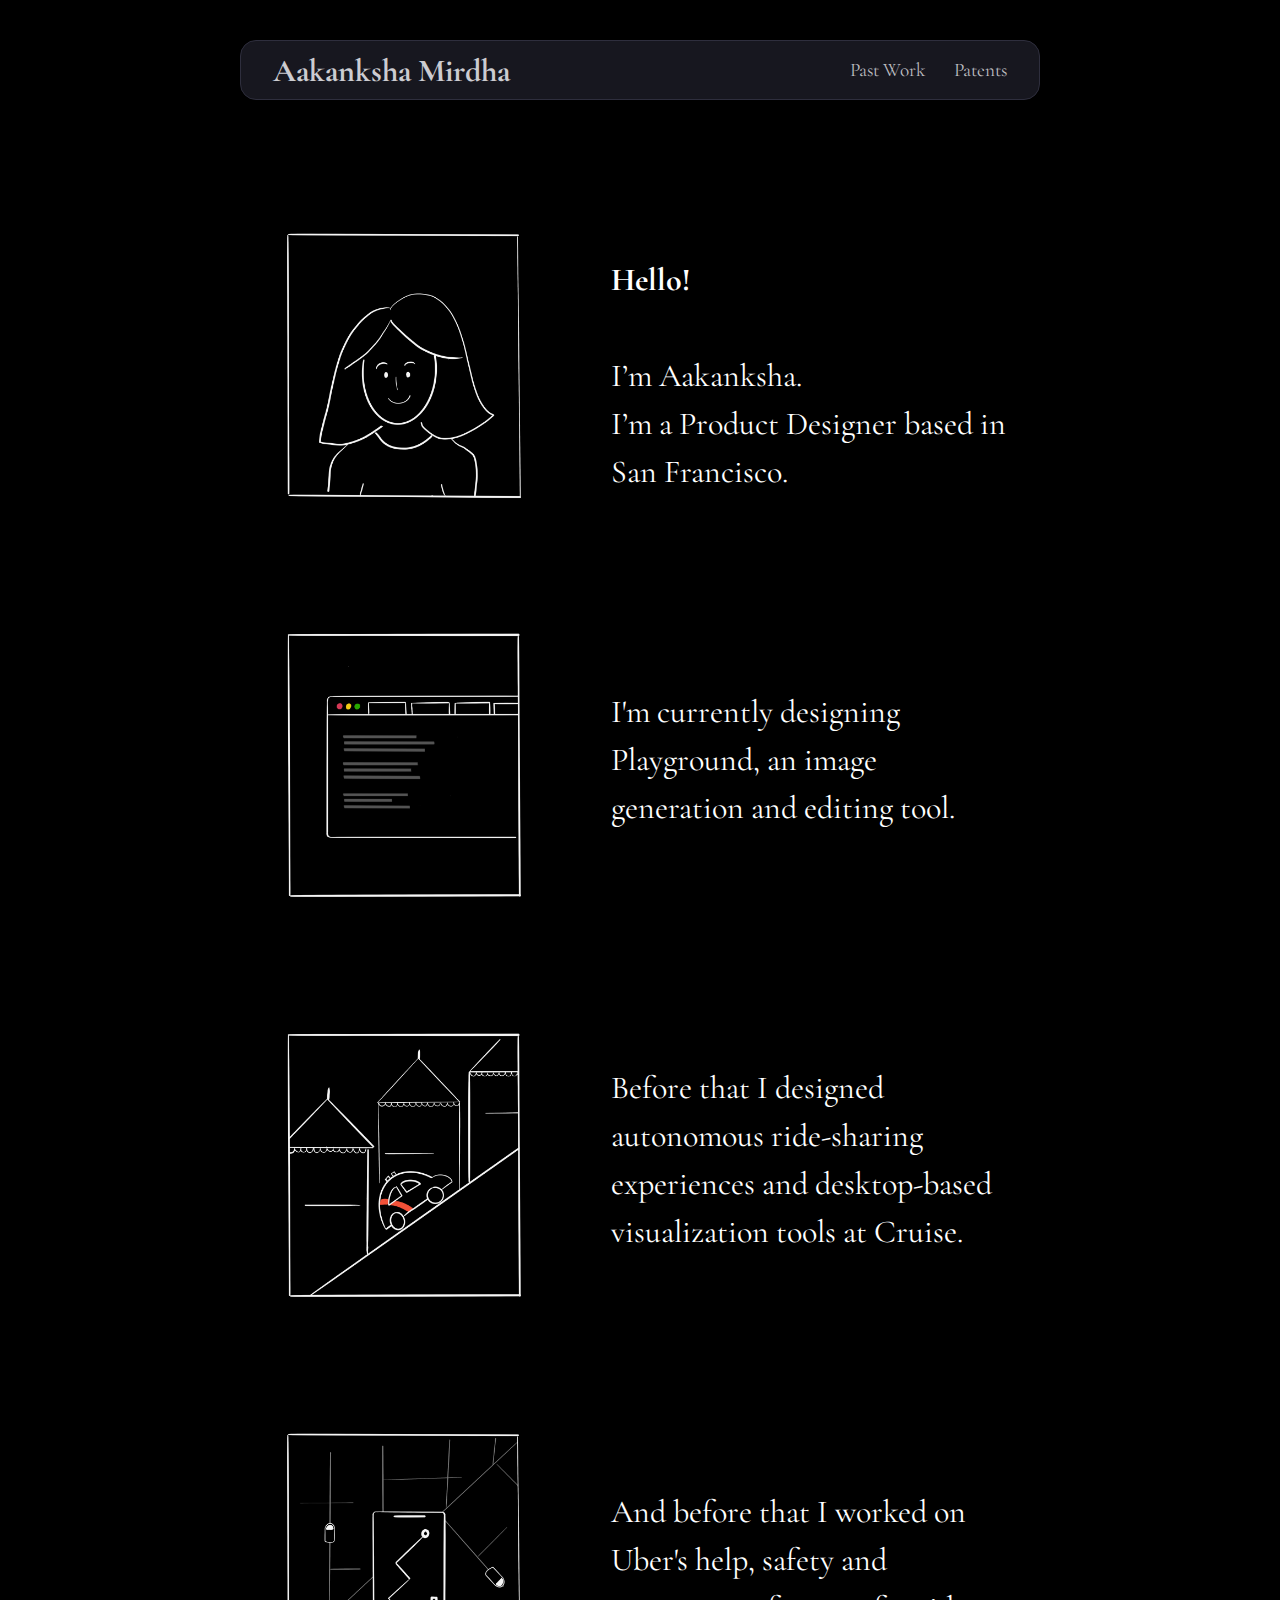
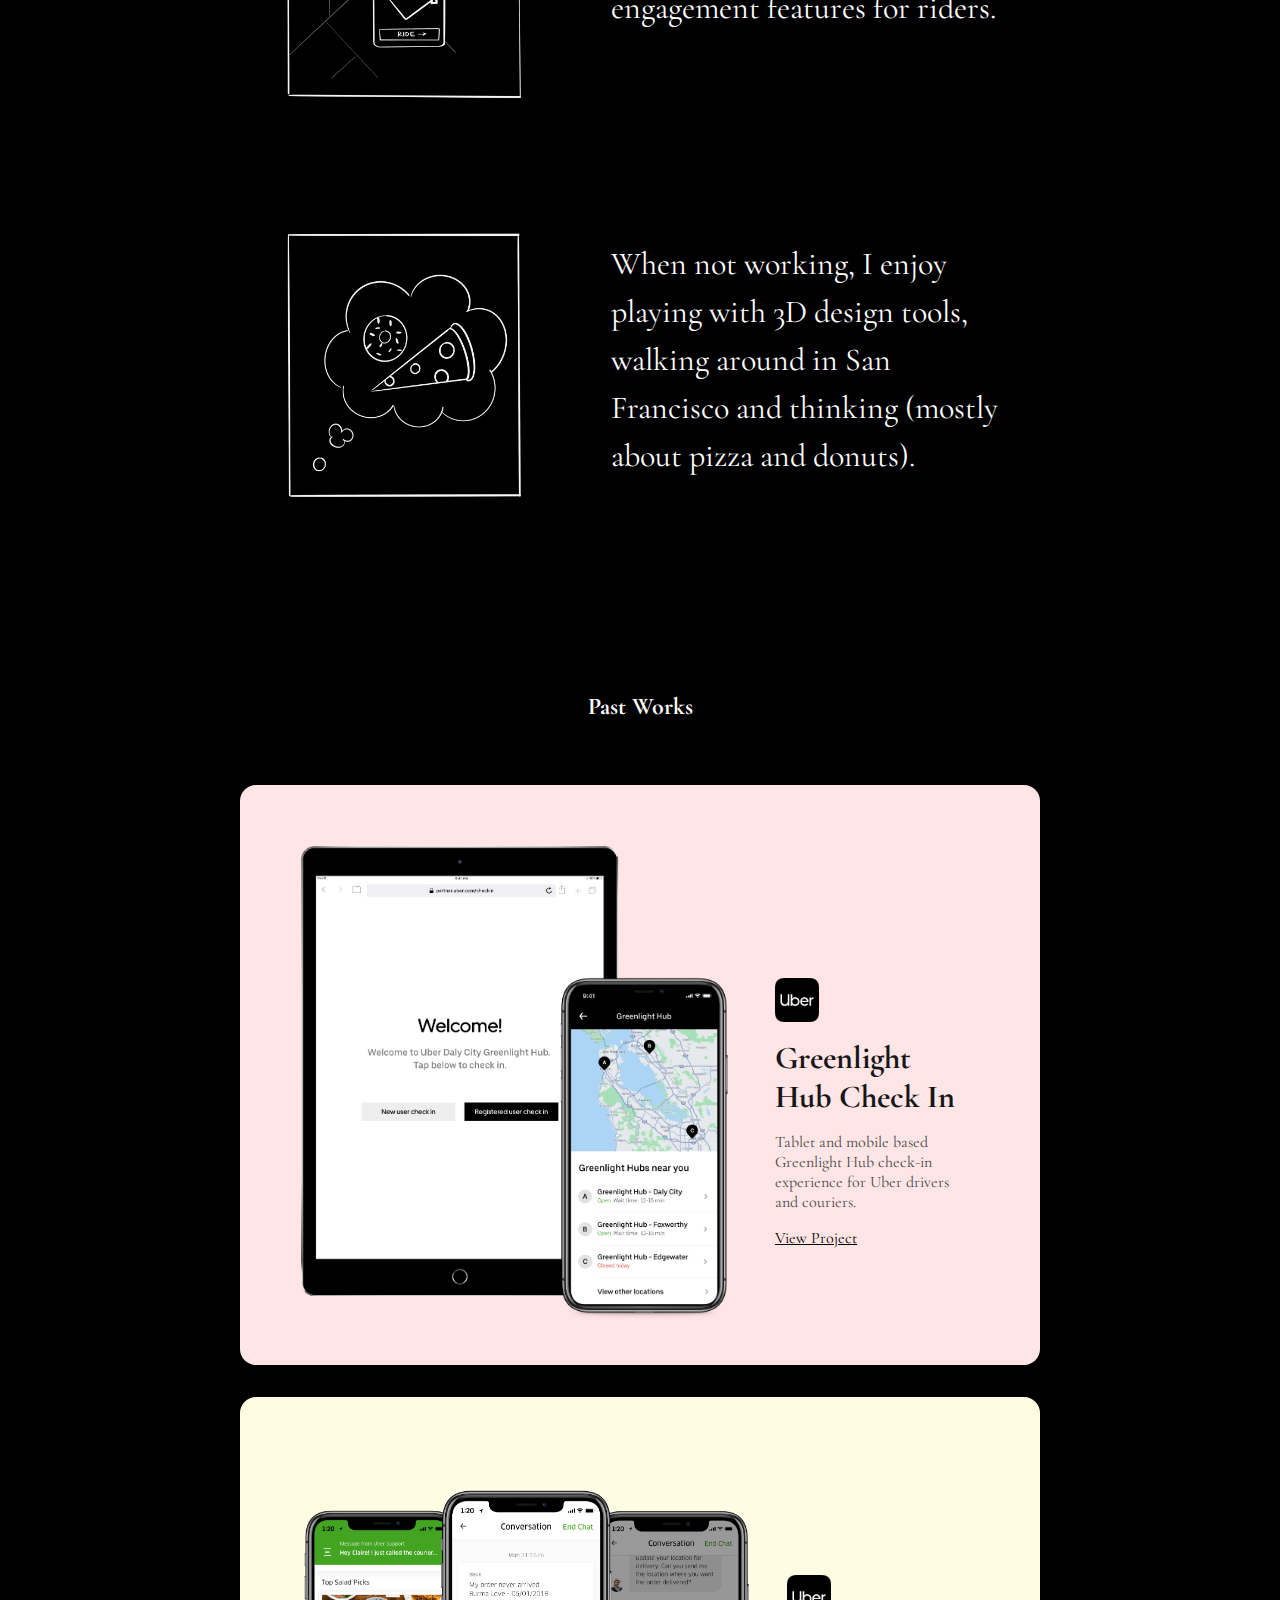
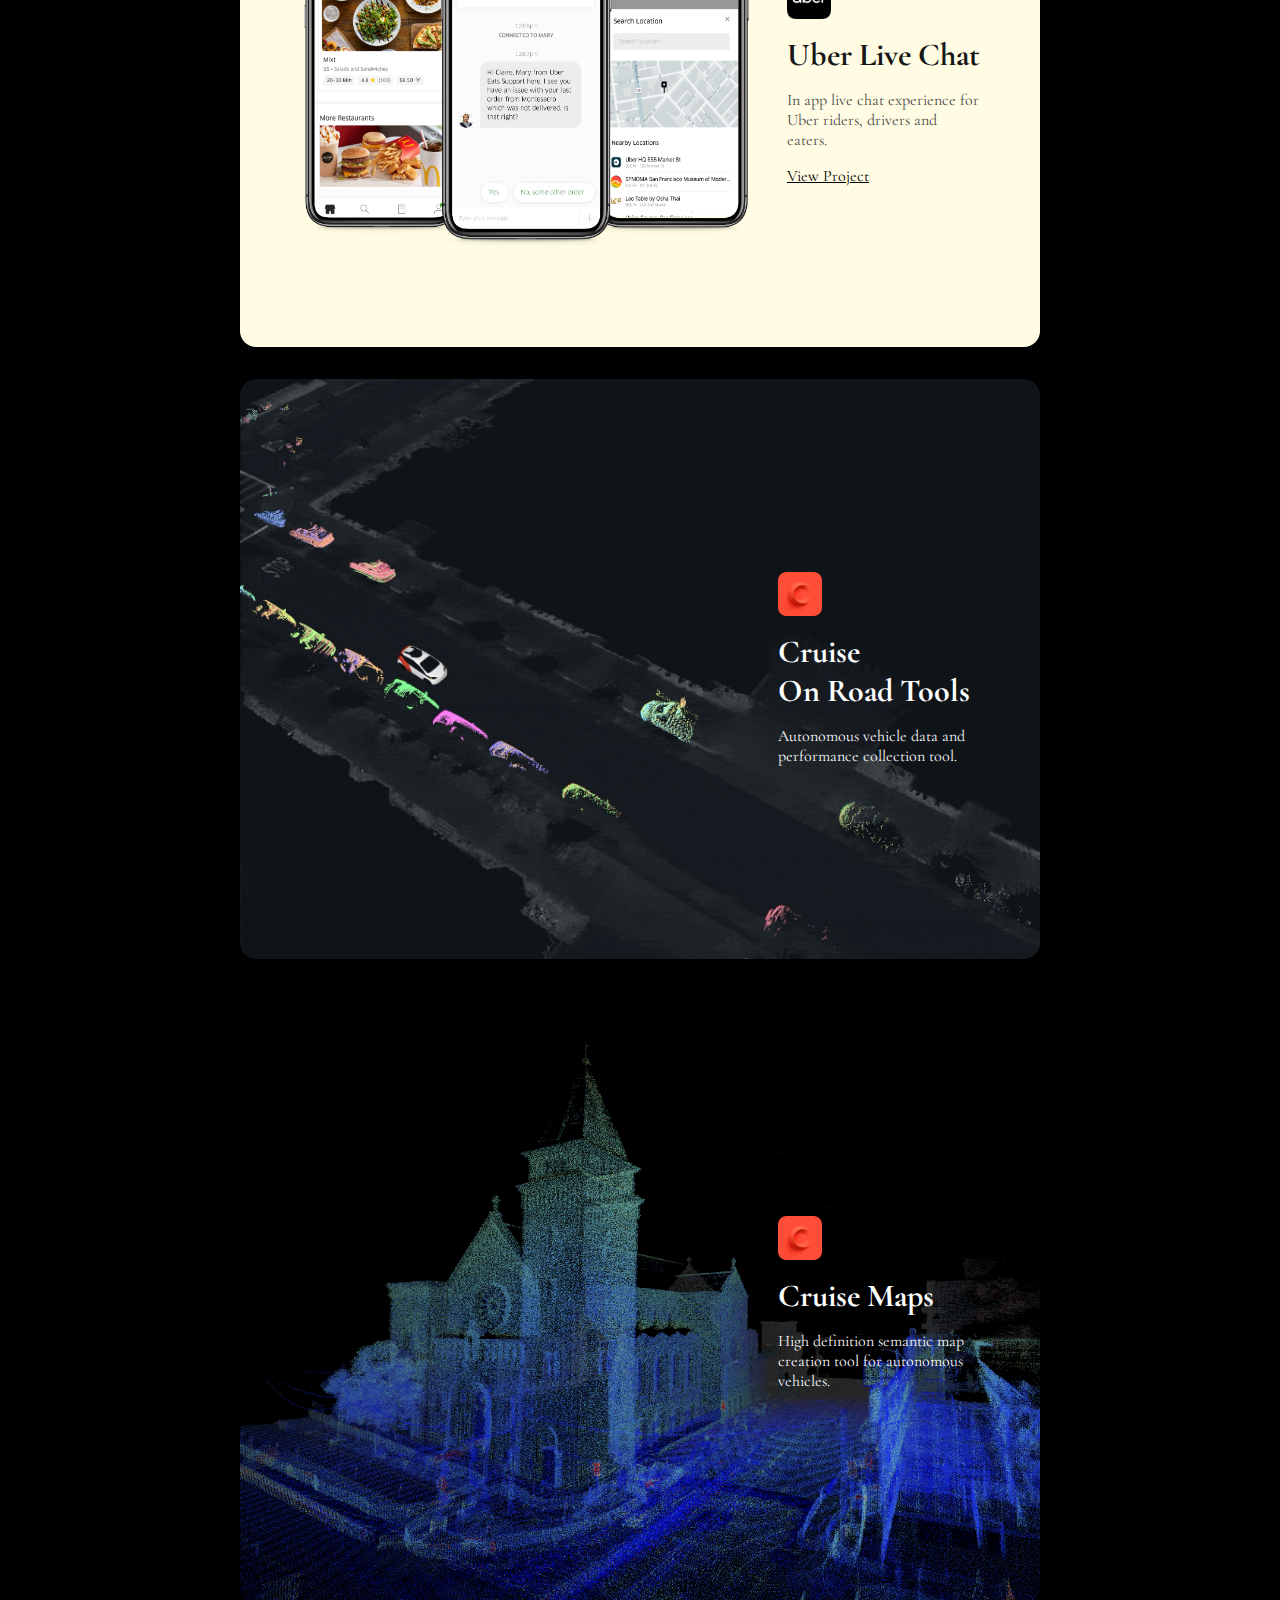
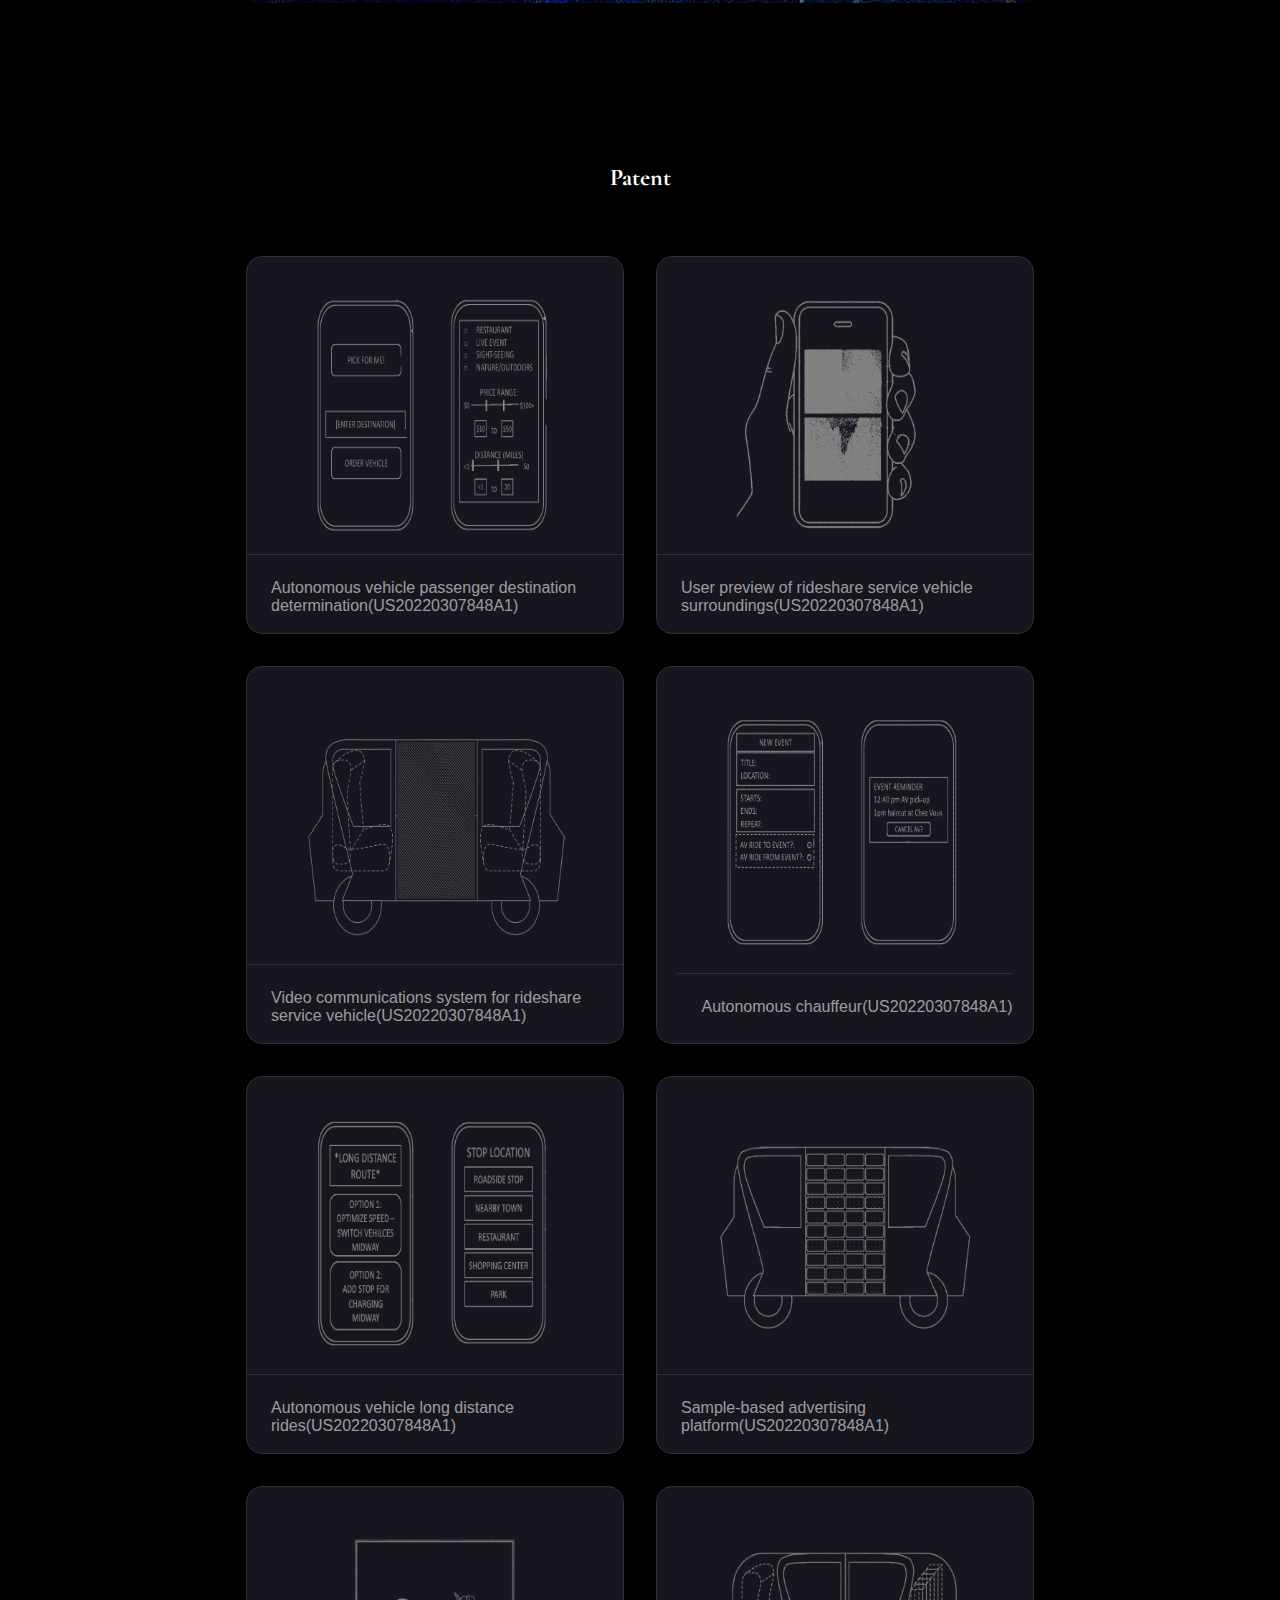
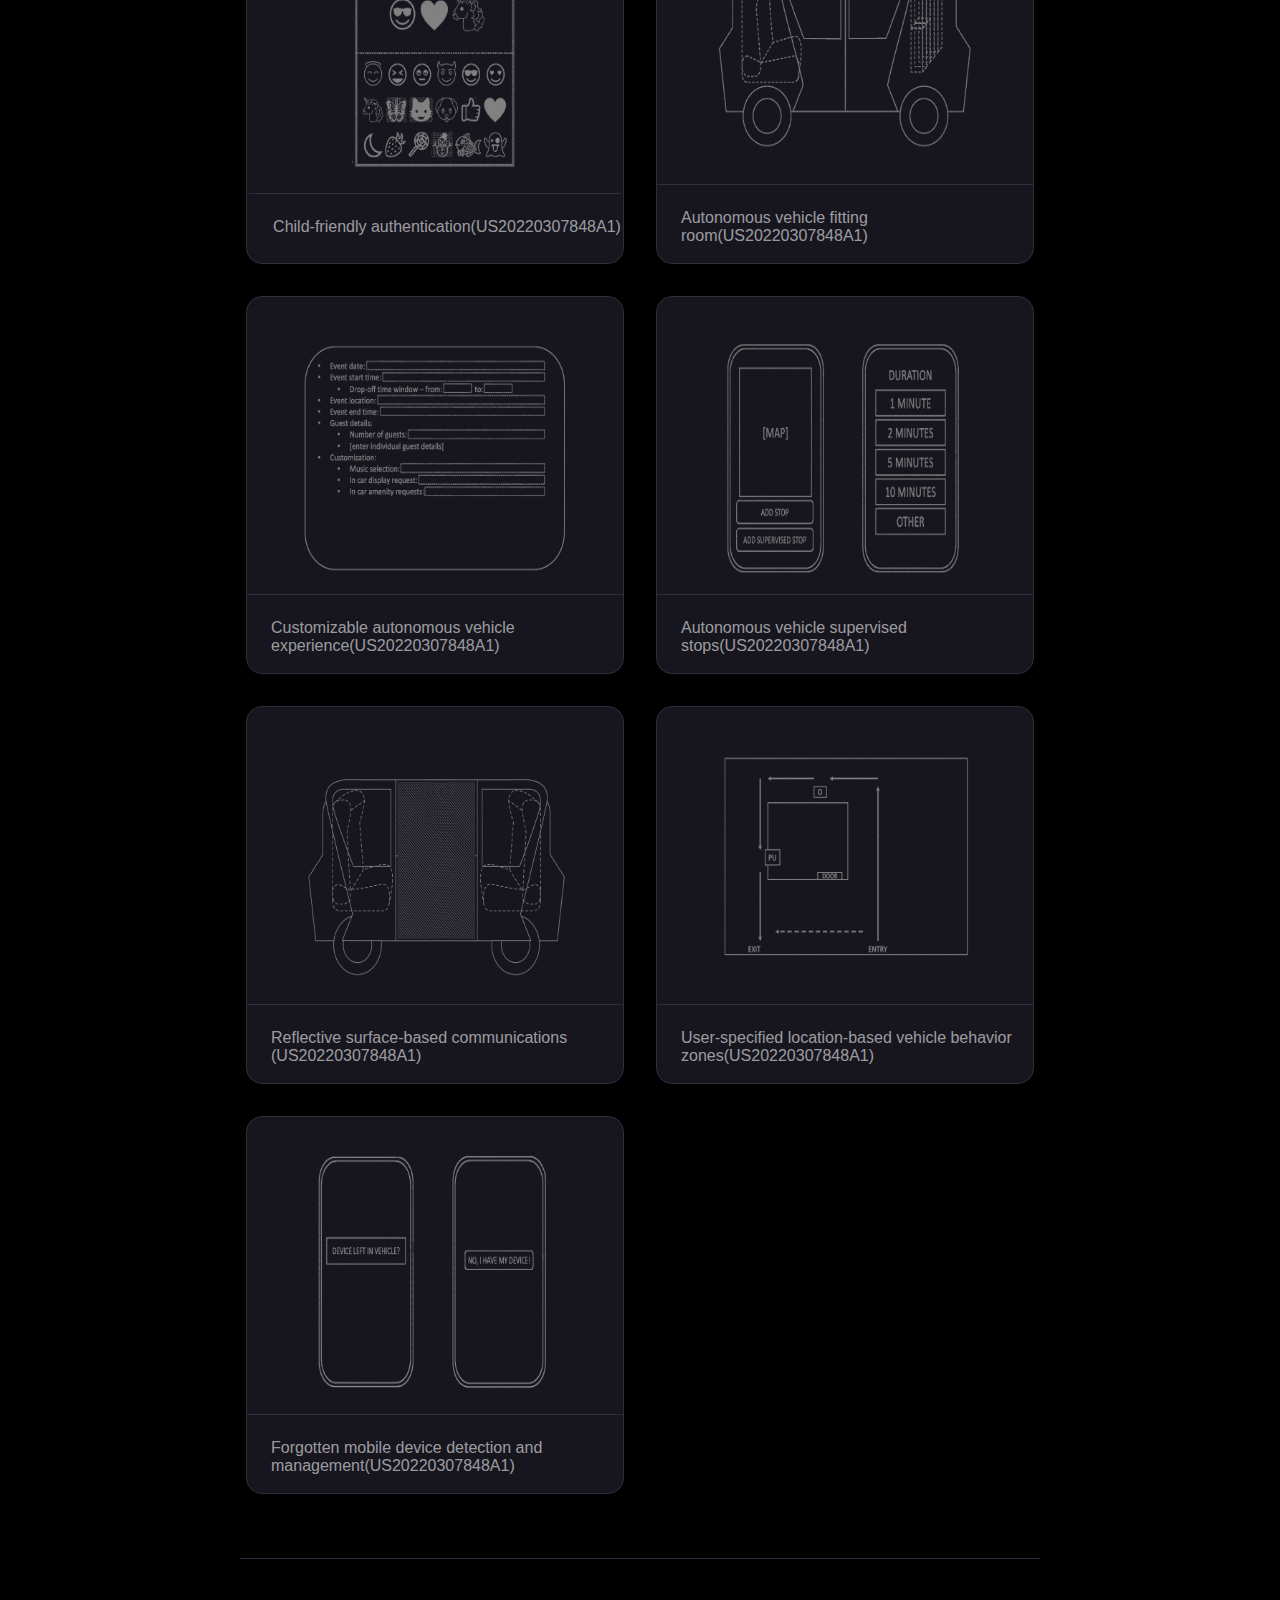
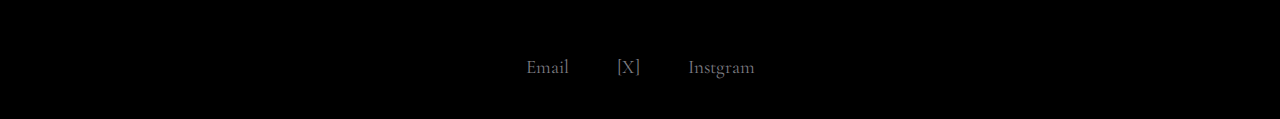
<file: Aakanksha Mirdha/index.html>
<!DOCTYPE html>
<html lang="en">
<head>
    <meta charset="UTF-8">
    <meta http-equiv="X-UA-Compatible" content="IE=edge">
    <meta name="viewport" content="width=device-width, initial-scale=1.0">
    <title>Aakanksha Mirdha</title>
    <link rel="stylesheet" href="style.css">
</head>
<body>
    <header>
            <nav class="nav-container">
                <h1>Aakanksha Mirdha</h1>
                <div class="link-group">
                 <a href="#work">Past Work</a>
                 <a href="#patents">Patents</a>
                </div>
             </nav>
    </header>

    <section  class="section">
        <div class="hero-section">
            <img src="assets/asset 0.png" class="image" alt="profile">
            <div class="text-content">
                <h3 class="hello-text">Hello!</h3>
                <p>
                   <span class="imaakanksha">I’m Aakanksha.</span>
                    
                    I’m a Product Designer based in San Francisco.
                </p>
            </div>
        </div>
       
       
    </section>
    <section class="section">
        <div class="hero-section">
            <img src="assets/asset 1.png"  class="image" alt="">
        <p class="text-content">
            I'm currently designing Playground, an image generation and editing tool.
        </p>
        </div>
    </section>
    <section class="section">
        <div class="hero-section">
            <img src="assets/asset 2.png"  class="image" alt="">
        <p class="text-content">
            Before that I designed autonomous ride-sharing experiences and desktop-based visualization tools at Cruise.
        </p>
        </div>
    </section>

    <section class="section">
        <div class="hero-section">
            <img src="assets/asset 3.png"  class="image" alt="">
        <p class="text-content">
            And before that I worked on Uber's help, safety and engagement features for riders.
        </p>
        </div>
    </section>
    <section class="section margin-bottom">
        <div class="hero-section">
            <img src="assets/asset 4.png"  class="image" alt="">
        <p class="text-content">
            When not working, I enjoy playing with 3D design tools, walking around in San Francisco and thinking (mostly about pizza and donuts).
        </p>
        </div>
    </section>
<!-- Past Works section -->
    <section id="#work" class="past-work">
       <h2 class="work-title">Past Works</h2>
        <div class="image-container">
            <img src="assets/asset 5.png" class="img-1" alt="uber">
            <div class="img-text-content">
                <img src="assets/asset 6.png" class="img-logo" alt="uber-logo">
                <h2 class="img-title">Greenlight Hub Check In</h2>
                <p class="img-desc">
                    Tablet and mobile based Greenlight Hub check-in experience for Uber drivers and couriers.
                </p>
                <a href="#viewproject" class="view-anchor">View Project</a>
            </div>
        </div>
    </section>

    <section class="past-work">
       
         <div class="image-container-2">
             <img src="assets/asset 7.png" class="img-2" alt="uber">
             <div class="img-text-content">
                 <img src="assets/asset 6.png" class="img-logo" alt="uber-logo">
                 <h2 class="img2-title">Uber Live Chat</h2>
                 <p class="img2-desc">
                    In app live chat experience for Uber riders, drivers and eaters.
                 </p>
                 <a href="#viewproject" class="view-anchor">View Project</a>
             </div>
         </div>
     </section>

     <section  class="past-work">
         <div class="image-container-3">
             <!-- <img src="assets/asset 22.gif" class="img-1" alt="uber"> -->
             <div class="img3-text-content">
                 <img src="assets/asset 9.png" class="img-logo-3" alt="cruise-logo">
                 <h2 class="img3-title"> <span class="cruiseText" >Cruise</span> On Road Tools</h2>
                 <p class="img3-desc">
                    Autonomous vehicle data and performance collection tool.
                 </p>
                
             </div>
         </div>
     </section>

     <section  class="past-work">
        <div class="image-container-4">
            <div class="img3-text-content">
                <img src="assets/asset 9.png" class="img-logo-3" alt="cruise-logo">
                <h2 class="img3-title">Cruise Maps</h2>
                <p class="img3-desc">
                    High definition semantic map creation tool for autonomous vehicles.
                </p>
               
            </div>
        </div>
    </section>

    <!-- Patent Section -->
    <section  id="patents" class="patent">
        <h2 class="patent-title">Patent</h2>
        <div class="patent-grid">
            <div class="card">
                <img src="assets/asset 10.png"  class="grid-img" alt="">
                <p class="card-desc">
                    Autonomous vehicle passenger destination determination(US20220307848A1)
                </p>
            </div>
            <div class="card">
                <img src="assets/asset 11.png"  class="grid-img" alt="">
                <p class="card-desc">
                    User preview of rideshare service vehicle surroundings(US20220307848A1)
                </p>
            </div>
            <div class="card">
                <img src="assets/asset 12.png"  class="grid-img" alt="">
                <p class="card-desc">
                    Video communications system for rideshare service vehicle(US20220307848A1)
                </p>
            </div>
            <div class="card">
                <img src="assets/asset 13.png"  class="grid-img" alt="">
                <p class="card-desc">
                    Autonomous chauffeur(US20220307848A1)
                </p>
            </div>
            <div class="card">
                <img src="assets/asset 14.png"  class="grid-img" alt="">
                <p class="card-desc">
                    Autonomous vehicle long distance rides(US20220307848A1)
                </p>
            </div>
            <div class="card">
                <img src="assets/asset 15.png"  class="grid-img" alt="">
                <p class="card-desc">
                    Sample-based advertising platform(US20220307848A1)
                </p>
            </div>
            <div class="card">
                <img src="assets/asset 16.png"  class="grid-img" alt="">
                <p class="card-desc">
                   Child-friendly authentication(US20220307848A1)
                </p>
            </div>
            <div class="card">
                <img src="assets/asset 17.png"  class="grid-img" alt="">
                <p class="card-desc">
                    Autonomous vehicle fitting room(US20220307848A1)
                </p>
            </div>
            <div class="card">
                <img src="assets/asset 18.png"  class="grid-img" alt="">
                <p class="card-desc">
                    Customizable autonomous vehicle experience(US20220307848A1)
                </p>
            </div>
            <div class="card">
                <img src="assets/asset 19.png"  class="grid-img" alt="">
                <p class="card-desc">
                    Autonomous vehicle supervised stops(US20220307848A1)
                </p>
            </div>
            <div class="card">
                <img src="assets/asset 12.png"  class="grid-img" alt="">
                <p class="card-desc">
                    Reflective surface-based communications (US20220307848A1)
                </p>
            </div>
            <div class="card">
                <img src="assets/asset 20.png"  class="grid-img" alt="">
                <p class="card-desc">
                    User-specified location-based vehicle behavior zones(US20220307848A1)
                </p>
            </div>
            <div class="card">
                <img src="assets/asset 21.png"  class="grid-img" alt="">
                <p class="card-desc">
                    Forgotten mobile device detection and management(US20220307848A1)
                </p>
            </div>
            
            
        </div>
    </section>

    <footer class="footer">
        <div class="divider"></div>
        <div class="footer-links">
            <p class="links">Email</p>
            <p class="links">[X]</p>
            <p class="links">Instgram</p>
        </div>
    </footer>
</body>
</html>
</file>
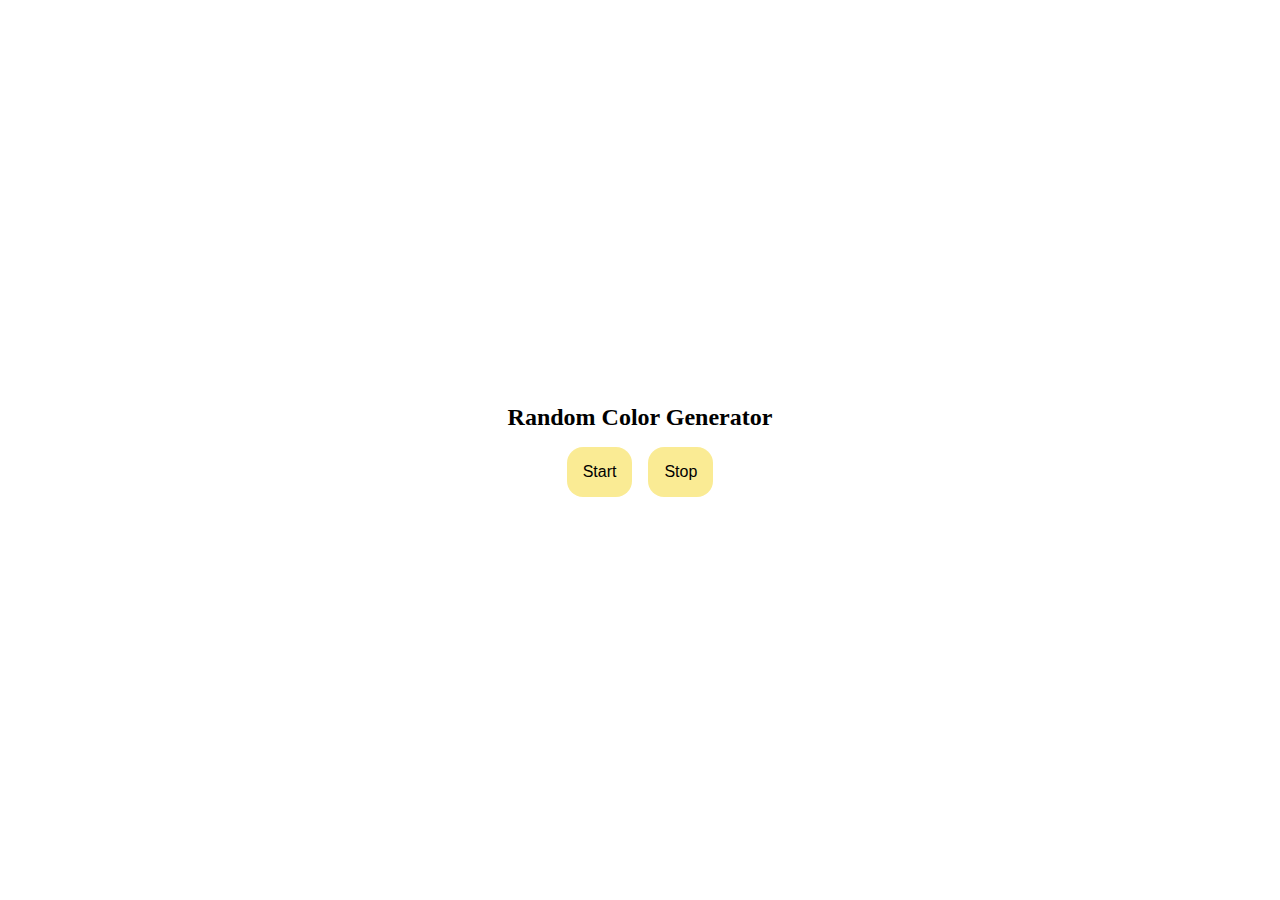
<file: Random color generator/index.html>
<!DOCTYPE html>
<html lang="en">
<head>
    <meta charset="UTF-8">
    <meta http-equiv="X-UA-Compatible" content="IE=edge">
    <meta name="viewport" content="width=device-width, initial-scale=1.0">
    <title>Random Color Generator</title>
    <style>
        *{
            margin: 0;
            padding: 0;
            box-sizing: border-box;
        }
        .container{
            height: 100vh;
            display: flex;
            justify-content: center;
            align-items: center;
            flex-direction: column;
            gap: 1rem;
    
        }
        .button-group{
            display: flex;
            justify-content: center;
            align-items: center;
            gap: 1rem;
        }
        .btn{
            padding: 1rem 1rem;
            font-size: 1rem;
            background-color: rgba(248, 229, 118, 0.785);
            border-radius: 1rem;
            border-style: none;
        }
    </style>
</head>
<body>
    <div class="container">
        <h2>Random Color Generator</h2>
        <div class="button-group">
            <button class="btn" id="start">Start</button>
            <button class="btn" id="stop">Stop</button>
        </div>
    </div>
</body>
<script>
    function randomColor(){
    const hex='0123456789abcdef'
    let color='#'
    for (let i = 0; i < 6; i++) {
        color+=hex[Math.floor(Math.random()*16)];   
    }
    return color;
    }

    let IntervalId;
    function startChangingColor(){
        if(!IntervalId){
    IntervalId=setInterval(function changeBgColor(){
        document.body.style.backgroundColor=randomColor();
    },1000)
    }
    }
    function stopChangingColor(){
        clearInterval(IntervalId)
        IntervalId=null
    }
document.querySelector('#start').addEventListener('click',startChangingColor)
document.querySelector('#stop').addEventListener('click',stopChangingColor)
</script>
</html>
</file>
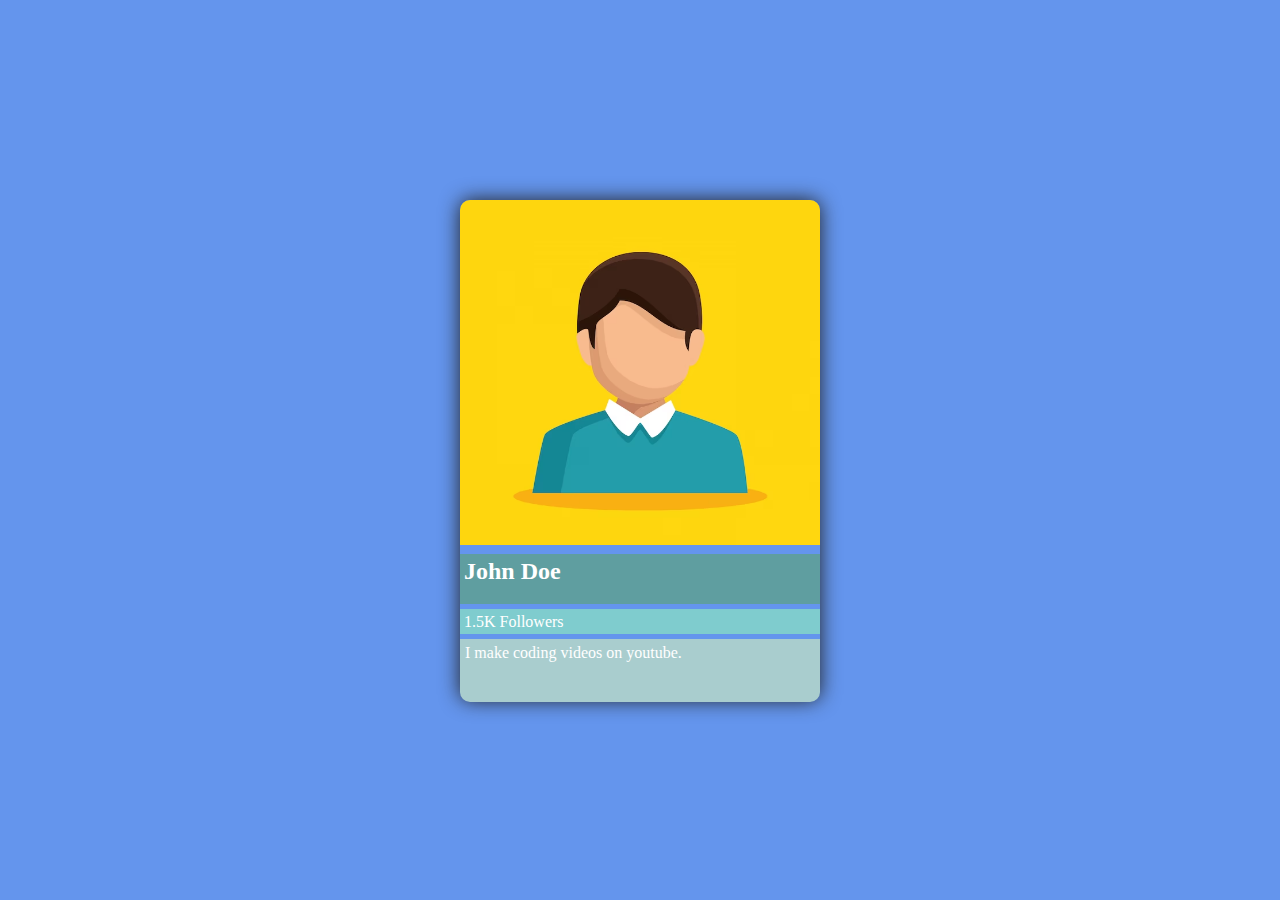
<file: Handling_Github-api/fetch_asyn_await.html>
<!DOCTYPE html>
<html lang="en">
<head>
    <meta charset="UTF-8">
    <meta http-equiv="X-UA-Compatible" content="IE=edge">
    <meta name="viewport" content="width=device-width, initial-scale=1.0">
    <title>Handling Github API</title>
    
    <style>
        *{
            margin: 0;
            padding: 0;
            box-sizing: border-box;
        }
        .container{
            height: 100vh;
            width: 100vw;
            min-height: 600px;
            background-color: cornflowerblue;
            display: flex;
            flex-direction: column;
            justify-content: center;
            align-items: center;
           
           
        }
        .card{
            height:500px;
            width:360px;
            box-shadow: 0px 0px 20px #212121;
            color: #fff;
            border-radius: 10px;
        }
        .img{
            height: 345px;
            width: 100%;
              border-top-left-radius: 10px;
              border-top-right-radius: 10px;
        }
        .name-box{
            height: 10%;
            width: 100%;
            background-color: cadetblue;
            margin-bottom: 5px;
            margin-top: 5px;
        }
        .followers-box{
            height: 5%;
            width: 100%;
            background-color: rgb(127, 204, 206);
            margin-bottom: 5px;
            
        }
        .follower,.name{
            padding: 4px;
        }
        .desc-box{
            height: 12.5%;
            width: 100%;
            background-color: rgb(169, 205, 206);
            padding: 5px;
            border-bottom-left-radius: 10px;
            border-bottom-right-radius: 10px;
            margin-bottom: 5px;
        }
    </style>
</head>
<body>
  <div class="container">
    <div class="card">
       <div class="img-box">
        <img src="avatar.avif" alt="" class="img">
       </div>
       <div class="name-box">
        <h2 class="name">John Doe</h2>
       </div>
       <div class="followers-box">
        <p class="follower">1.5K Followers</p>
       </div>
       <div class="desc-box">
        <p class="desc">I make coding videos on youtube.</p>
       </div>
    </div>
  </div>

</body>
<script>
const requestUrl=fetch('https://api.github.com/users/hiteshchoudhary')
// requestUrl.then((response)=>{
//     return response.json()
// }).then((data)=>{
//     const name=document.querySelector('.name')
//         const img=document.querySelector('.img-box')
//         const follower=document.querySelector('.follower')
//         const desc=document.querySelector('.desc')
//         //name start
//         name.innerHTML=`${data.name}`
//         follower.innerHTML=`${data.followers} Followers`
//         desc.innerHTML=`${data.bio}`
//         img.outerHTML=`<img src="${data.avatar_url}" class="img">`
// }).catch((err)=>console.log(err))

async function fetchData(){
       try {
        const requestUrl= await fetch('https://api.github.com/users/hiteshchoudhary')
        const data=await requestUrl.json()
        const name=document.querySelector('.name')
        const img=document.querySelector('.img-box')
        const follower=document.querySelector('.follower')
        const desc=document.querySelector('.desc')
        //name start
        name.innerHTML=`${data.name}`
        follower.innerHTML=`${data.followers} Followers`
        desc.innerHTML=`${data.bio}`
        img.outerHTML=`<img src="${data.avatar_url}" class="img">`
       } catch (error) {
        console.log(error)
       }
} 
fetchData();
</script>
</html>
</file>
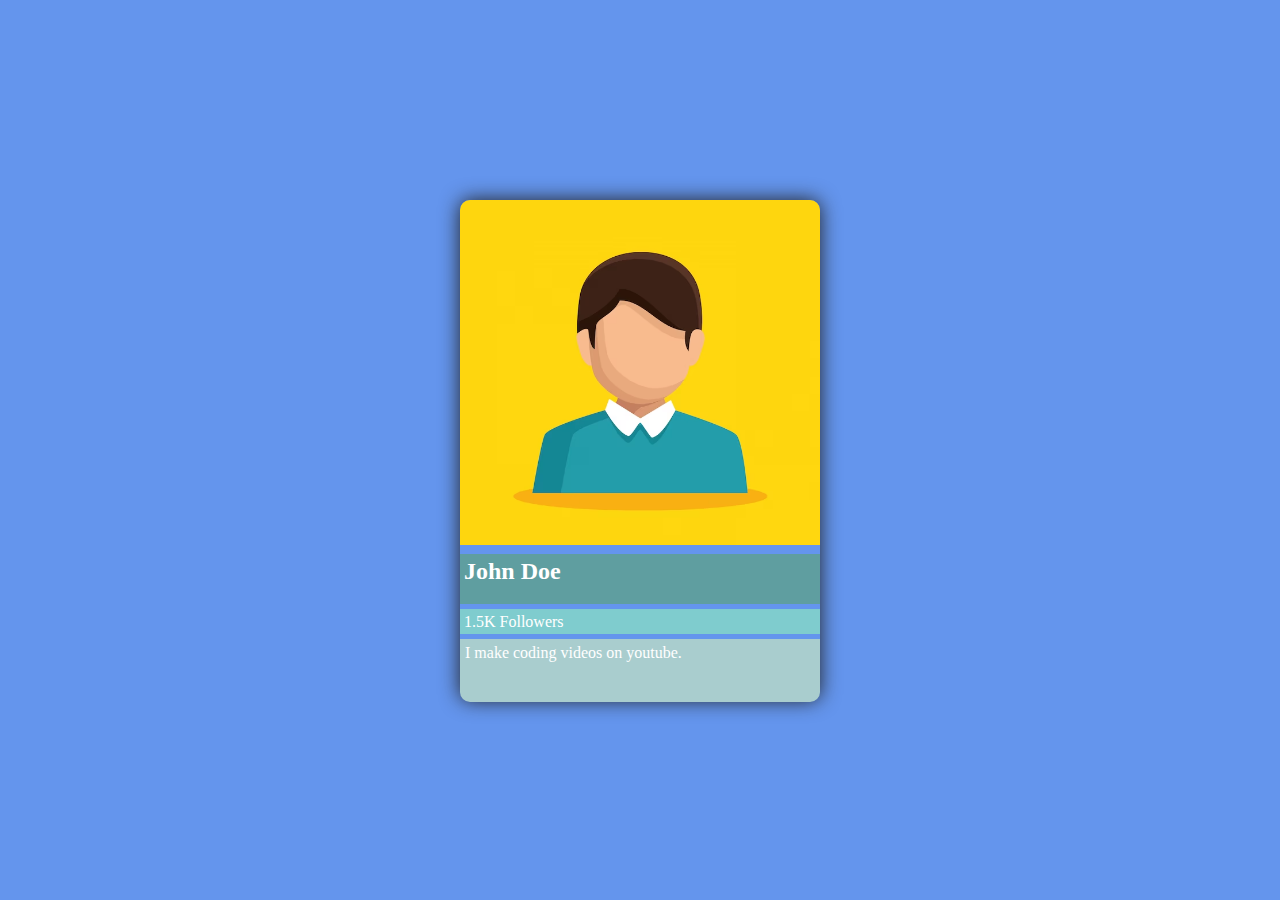
<file: Handling_Github-api/fetch_then_catch.html>
<!DOCTYPE html>
<html lang="en">
<head>
    <meta charset="UTF-8">
    <meta http-equiv="X-UA-Compatible" content="IE=edge">
    <meta name="viewport" content="width=device-width, initial-scale=1.0">
    <title>Handling Github API</title>
    
    <style>
        *{
            margin: 0;
            padding: 0;
            box-sizing: border-box;
        }
        .container{
            height: 100vh;
            width: 100vw;
            min-height: 600px;
            background-color: cornflowerblue;
            display: flex;
            flex-direction: column;
            justify-content: center;
            align-items: center;
           
           
        }
        .card{
            height:500px;
            width:360px;
            box-shadow: 0px 0px 20px #212121;
            color: #fff;
            border-radius: 10px;
        }
        .img{
            height: 345px;
            width: 100%;
              border-top-left-radius: 10px;
              border-top-right-radius: 10px;
        }
        .name-box{
            height: 10%;
            width: 100%;
            background-color: cadetblue;
            margin-bottom: 5px;
            margin-top: 5px;
        }
        .followers-box{
            height: 5%;
            width: 100%;
            background-color: rgb(127, 204, 206);
            margin-bottom: 5px;
            
        }
        .follower,.name{
            padding: 4px;
        }
        .desc-box{
            height: 12.5%;
            width: 100%;
            background-color: rgb(169, 205, 206);
            padding: 5px;
            border-bottom-left-radius: 10px;
            border-bottom-right-radius: 10px;
            margin-bottom: 5px;
        }
    </style>
</head>
<body>
  <div class="container">
    <div class="card">
       <div class="img-box">
        <img src="avatar.avif" alt="" class="img">
       </div>
       <div class="name-box">
        <h2 class="name">John Doe</h2>
       </div>
       <div class="followers-box">
        <p class="follower">1.5K Followers</p>
       </div>
       <div class="desc-box">
        <p class="desc">I make coding videos on youtube.</p>
       </div>
    </div>
  </div>

</body>
<script>
const requestUrl=fetch('https://api.github.com/users/hiteshchoudhary')
requestUrl.then((response)=>{
    return response.json()
}).then((data)=>{
    const name=document.querySelector('.name')
        const img=document.querySelector('.img-box')
        const follower=document.querySelector('.follower')
        const desc=document.querySelector('.desc')
        //name start
        name.innerHTML=`${data.name}`
        follower.innerHTML=`${data.followers} Followers`
        desc.innerHTML=`${data.bio}`
        img.outerHTML=`<img src="${data.avatar_url}" class="img">`
}).catch((err)=>console.log(err))

</script>
</html>
</file>
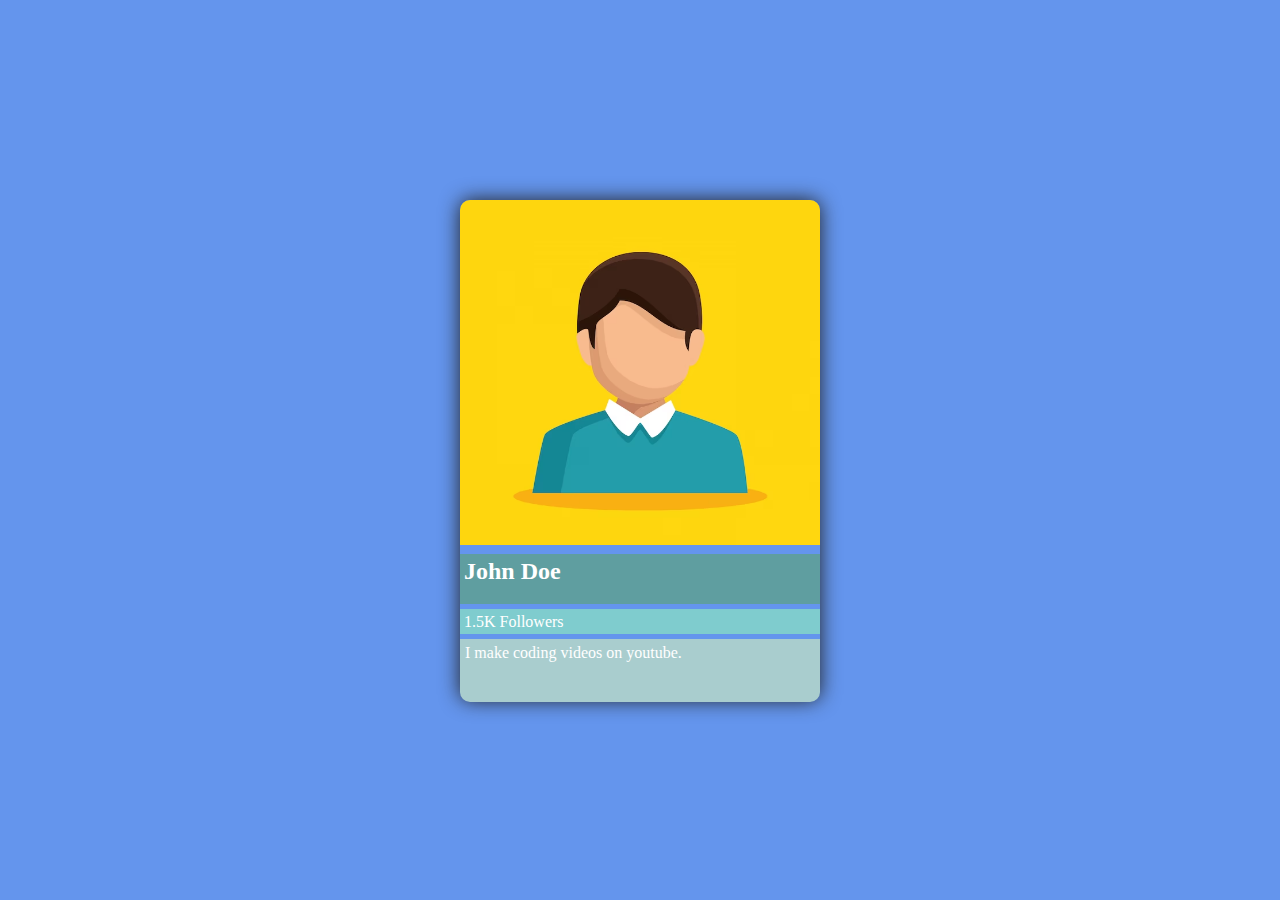
<file: Handling_Github-api/xmlhttprequest.html>
<!DOCTYPE html>
<html lang="en">
<head>
    <meta charset="UTF-8">
    <meta http-equiv="X-UA-Compatible" content="IE=edge">
    <meta name="viewport" content="width=device-width, initial-scale=1.0">
    <title>Handling Github API</title>
    
    <style>
        *{
            margin: 0;
            padding: 0;
            box-sizing: border-box;
        }
        .container{
            height: 100vh;
            width: 100vw;
            min-height: 600px;
            background-color: cornflowerblue;
            display: flex;
            flex-direction: column;
            justify-content: center;
            align-items: center;
           
           
        }
        .card{
            height:500px;
            width:360px;
            box-shadow: 0px 0px 20px #212121;
            color: #fff;
            border-radius: 10px;
        }
        .img{
            height: 345px;
            width: 100%;
              border-top-left-radius: 10px;
              border-top-right-radius: 10px;
        }
        .name-box{
            height: 10%;
            width: 100%;
            background-color: cadetblue;
            margin-bottom: 5px;
            margin-top: 5px;
        }
        .followers-box{
            height: 5%;
            width: 100%;
            background-color: rgb(127, 204, 206);
            margin-bottom: 5px;
            
        }
        .follower,.name{
            padding: 4px;
        }
        .desc-box{
            height: 12.5%;
            width: 100%;
            background-color: rgb(169, 205, 206);
            padding: 5px;
            border-bottom-left-radius: 10px;
            border-bottom-right-radius: 10px;
            margin-bottom: 5px;
        }
    </style>
</head>
<body>
  <div class="container">
    <div class="card">
       <div class="img-box">
        <img src="avatar.avif" alt="" class="img">
       </div>
       <div class="name-box">
        <h2 class="name">John Doe</h2>
       </div>
       <div class="followers-box">
        <p class="follower">1.5K Followers</p>
       </div>
       <div class="desc-box">
        <p class="desc">I make coding videos on youtube.</p>
       </div>
    </div>
  </div>

</body>
<script>
    const requestUrl='https://api.github.com/users/lovebabbar'
const xhr=new XMLHttpRequest()
xhr.open('GET',requestUrl)
xhr.onreadystatechange=function(){
    const data=JSON.parse(this.responseText)
    if(xhr.readyState===4){
        const name=document.querySelector('.name')
        const img=document.querySelector('.img-box')
        const follower=document.querySelector('.follower')
        const desc=document.querySelector('.desc')
        //name start
        name.innerHTML=`${data.name}`
        follower.innerHTML=`${data.followers} Followers`
        desc.innerHTML=`${data.bio}`
        img.outerHTML=`<img src="${data.avatar_url}" class="img">`
    }
}
xhr.send();


</script>
</html>
</file>
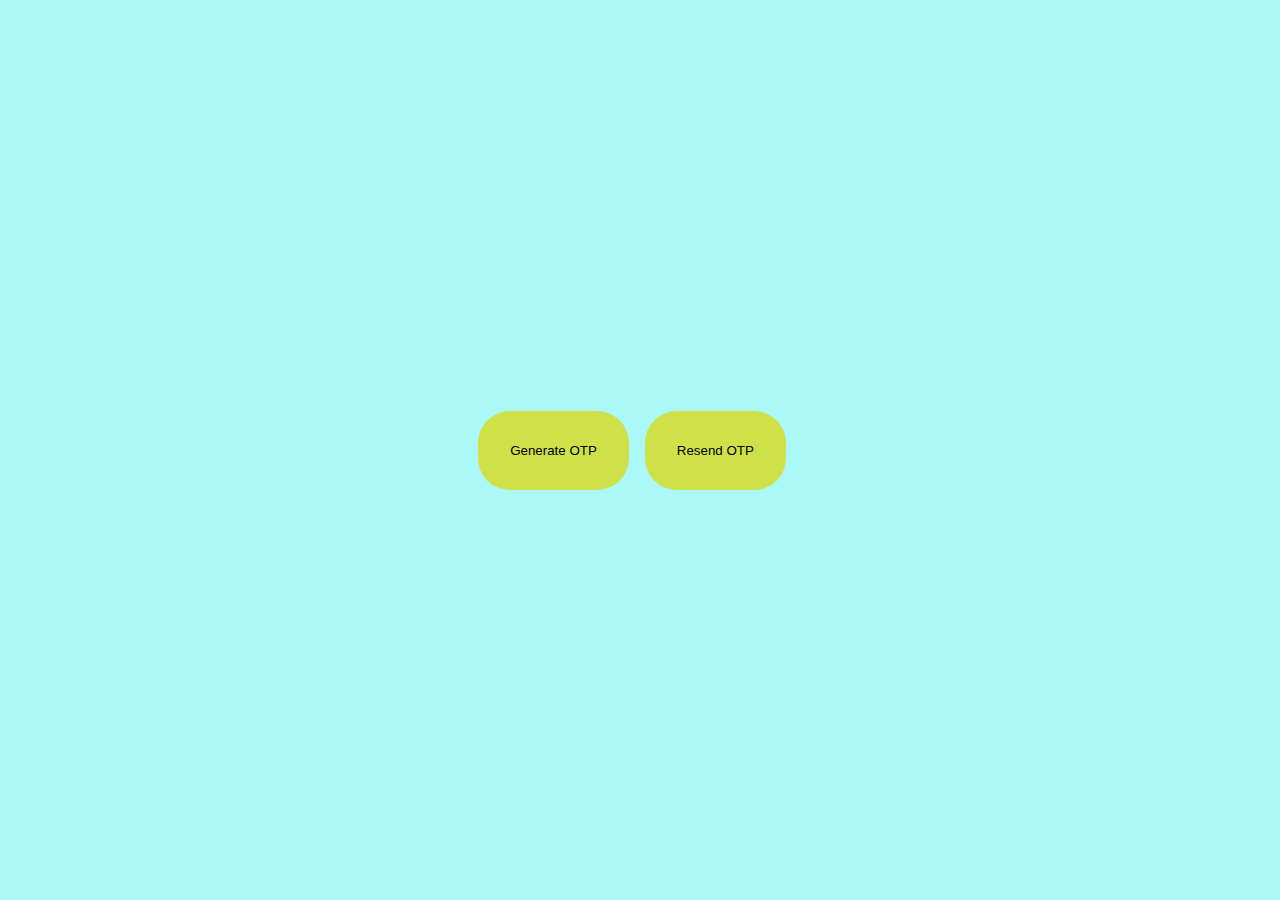
<file: OTP Generator/otp.html>
<!DOCTYPE html>
<html lang="en">
<head>
    <meta charset="UTF-8">
    <meta http-equiv="X-UA-Compatible" content="IE=edge">
    <meta name="viewport" content="width=device-width, initial-scale=1.0">
    <title>OTP Generator</title>
    <style>
        *{
            margin: 0;
            padding: 0;
            box-sizing: border-box;
        }
        .container{
            height: 100vh;
            display: flex;
            justify-content: center;
            align-items: center;
            background-color: rgb(171, 248, 248);
            gap: 1rem;
        }
        .btn{
            padding: 2rem 2rem;
            background-color: rgba(217, 217, 18, 0.767);
            border-radius: 2rem;
            border: none;
           
        }
        .btn:hover{
            cursor: pointer;
            background-color: rgba(229, 229, 26, 0.767);
        }
    </style>
</head>
<body>
    <div class="container">
        <button class="otp-btn btn">Generate OTP</button>
        <button class="resend-btn btn">Resend OTP</button>
        <p class="generated-otp"></p>
    </div>
    <script>
        function generateOtp(){
        const max=100000
        const min=999999
        let otp=Math.floor(Math.random() * (max-min +1))+min
        const p=document.querySelector('.generated-otp')
        p.innerHTML=`${otp}`
        document.body.appendChild('p');
        

    }
    document.querySelector('.otp-btn').addEventListener('click',generateOtp)
    document.querySelector('.resend-btn').addEventListener('click',generateOtp)
        
        

    </script>
</body>
</html>
</file>
<file: Aakanksha Mirdha/style.css>
@import url('https://fonts.googleapis.com/css2?family=Cormorant+Garamond:wght@600&display=swap');
*{
    margin: 0;
    padding:0;
    box-sizing: border-box;
    font-family: 'Cormorant Garamond',sans-serif;
}
a{
    text-decoration: none;
    color: #bdbdc0;
}
body{
   
    padding: 2.5rem;
    background-color: black;
    color: white;
    position:relative ;
}
header{
    display: flex;
    justify-content: center;
    align-items: center;
}
.nav-container{
    color: #ccccd1;
    display: flex;
    flex-direction: row;
    justify-content: space-between;
    align-items: center;
    background-color: #17171f;
    width: 800px;
    border-radius: 1rem;
    height: 60px;
    gap: 3rem;
    padding-inline: 2rem;
    border: 1px solid #2e2e3d;
    /* position: fixed;
    top: 30px; */
}
.space{
    height: 500px;
}
.link-group{
    font-size: 1.2rem;
    display: flex;
    gap: 1.8rem;
}
.section{
    display: flex;
    justify-content: center;
    align-items: center;
}
.hero-section{
    margin-top: 10rem;
    margin-bottom: 2.5rem;
    width: 750px;
    height: 200px;
    display: flex;
    align-items: center;
    justify-content: center;
    z-index: 200;
}
.image{
    width: 282px;
    height: 282px;

}
.text-content{
    display: flex;
    flex-direction: column;
    font-size: 2rem;
    margin-left: 4rem;
    line-height: 3rem;
}
.hello-text{
    margin-top: 2rem;
    margin-bottom: 3rem;
    font-size: 2rem;
    /* margin-left: 2rem; */
}
.imaakanksha{
    display: block;
}
.past-work{
    display: flex;
    flex-direction: column;
    justify-content: center;
    align-items: center;
    /* margin-top: 10rem; */
    /* height: 2356px;
    width: 775px; */
   
}
.image-container{
    display: flex;
    justify-content: center;
    align-items: center;
    margin-top: 4rem;
   background-color: #ffe5e5;
   height: 580px;
   width: 800px;
   border-radius: 1rem;
}
.img-1{
   height: 490px; 
   width: 545px;
   padding-top: 1rem;
    padding-left: 3.8rem;
}
.img-text-content{
    display: flex;
    /* justify-content: flex-start; */
    align-items: flex-start;
    flex-direction: column;
    height: 258px; 
   width: 454px;
   color: black;
   padding-inline: 2rem;
   gap: 1rem;
}
.view-anchor{
    color: black;
    text-decoration: underline;
    /* padding-right: 11rem; */
  
}
.img-title{
    font-size: 2rem;
    padding-right: 3rem;
    color: #161616;
}
.img-logo{
    height: 44px; 
    width: 44px;
    margin-top: 2rem;
    
}
.img-desc{
    color: #454546;
    font-size: 1rem;
    
    padding-right: 3.5rem;
    
}
.image-container-2{
    background-color: #fffce3;
    display: flex;
    justify-content: center;
    align-items: center;
    margin-top: 2rem;
   height: 550px;
   width: 800px;
   border-radius: 1rem;
}
.img-2{
    height: 390px; 
    width: 515px;
    /* padding-top: 1rem; */
     padding-left: 3.8rem;
 }
 .margin-bottom{
    margin-bottom: 12rem;
 }
 .img2-desc{
    color: #454546;
    font-size: 1rem;
    
    padding-right: 1.8rem;
    
}
.img2-title{
    font-size: 2rem;
    padding-right: 1rem;
    color: #161616;
}
.image-container-3{
    display: flex;
    justify-content: flex-end;
    align-items: center;
    margin-top: 2rem;
   background-image:url(assets/asset\ 22.gif);
   background-size: cover;
   height: 580px;
   width: 800px;
   border-radius: 1rem;
}
.img3-text-content{
    display: flex;
    /* justify-content: flex-start; */
    align-items: flex-start;
    flex-direction: column;
    height: 258px; 
   width: 454px;
  
   padding-inline: 2rem;
   gap: 1rem;
}
.img3-desc{
    color: #fcfcfc;
    font-size: 1rem;
    /* padding-right: 1.8rem; */
    padding-left: 10rem;
    
}
.img3-title{
    font-size: 2rem;
    /* padding-right: 3rem; */
    color: white;
    padding-left: 10rem;
}
.img-logo-3{
    height: 44px; 
    width: 44px;
    margin-top: 2rem;
    margin-left: 10rem;
}
.cruiseText{
    display: block;
}
.image-container-4{
    display: flex;
    justify-content: flex-end;
    align-items: center;
    margin-top: 4rem;
   background-image:url(assets/asset\ 23.png);
   background-size: cover;
   height: 580px;
   width: 800px;
   border-radius: 1rem;
}
.patent{
    display: flex;
    flex-direction: column;
    justify-content: center;
    align-items: center;
   margin-top: 10rem;
   margin-bottom: 2rem;
  
}
.patent-title{
    margin-bottom: 4rem;
}
.patent-grid{
    display: grid;
    grid-template-columns: repeat(2,1fr);
    grid-template-rows: repeat(7,1fr);
    gap: 2rem;
}
.card{
    height: 378px;
    width: 378px;
    background-color: #17161f;
    border-radius: 1rem;
    display: flex;
    flex-direction: column;
    justify-content: center;
    align-items: center;
    font-family: sans-serif;
    border: 1px solid #2e2e3d;
}
.grid-img{
    height: 278px;
    width: 278px;
}
.card-desc{
  padding-top: 1.5rem;
  padding-left: 1.5rem;
  border-top:1px solid #2e2e3d;
  color: #ffffff95;
  font-family: sans-serif;
}
.line-break{
    display: block;
}
.footer{
    display: flex;
    flex-direction: column;
    justify-content: center;
    align-items: center;
}
.divider{
    border-top:1px solid #2e2e3d;
    width: 800px;
    margin-top: 2rem;
}
.footer-links{
    display: flex;
    gap: 3rem;
    justify-content: center;
    align-items: center;
    margin-top: 6rem;
    color: #7c7b81;
    font-size: 1.2rem;
   
}
.links:hover{
    cursor: pointer;
}
</file>
